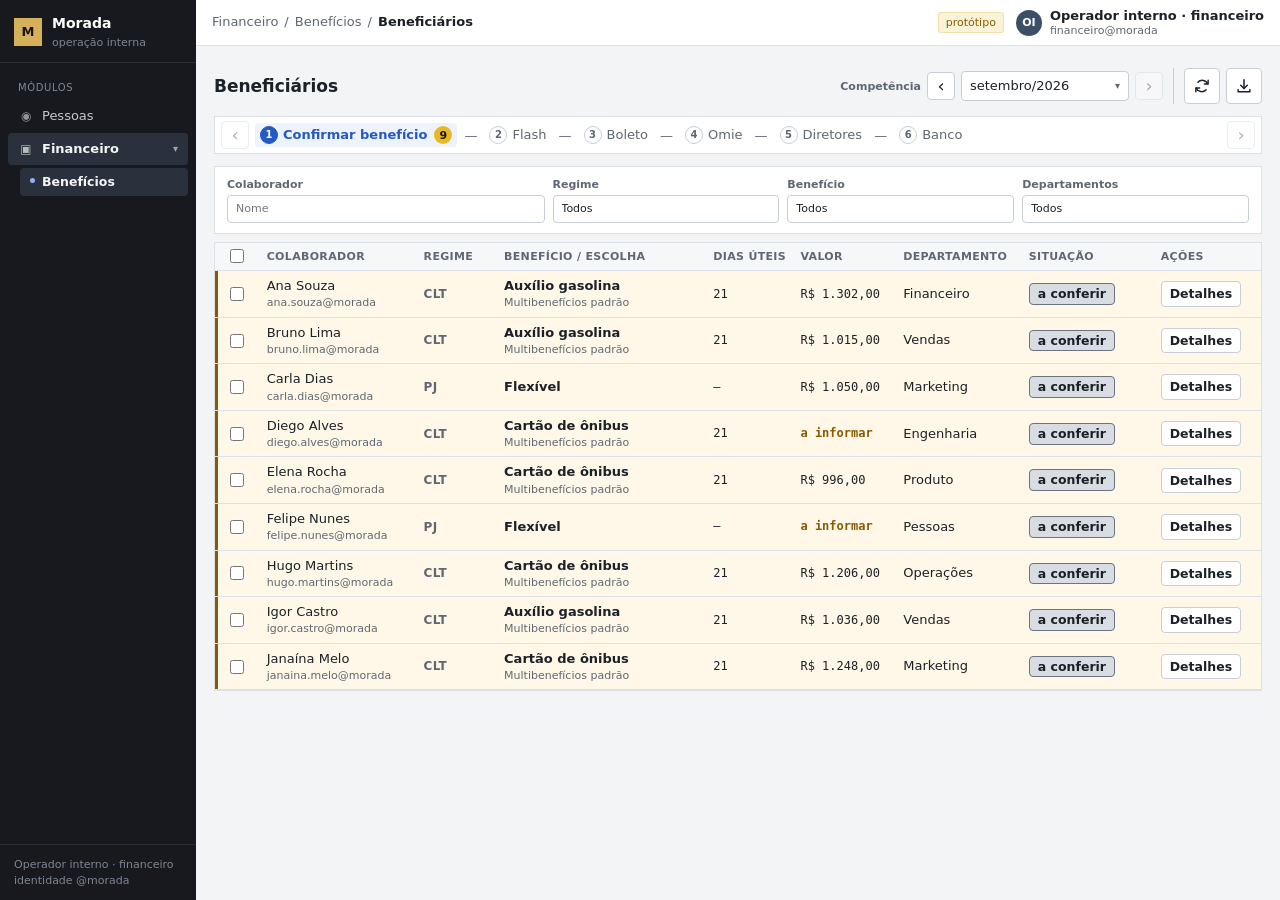
<file: proto/backoffice/index.html>
<!DOCTYPE html>
<html lang="pt-BR">
<head>
  <meta charset="utf-8" />
  <meta name="viewport" content="width=device-width, initial-scale=1" />
  <title>Morada · Benefícios</title>
  <link rel="stylesheet" href="css/app.css" />
</head>
<body>
  <!--
    Protótipo throwaway. P-codes só em comentário de seed.
    Valores em R$ não vêm da entrevista. UI mostra semente da planilha (PREMISSA DE PROTÓTIPO — docs/proto-semente.md); "a informar" só em cadastro incompleto.
    Lista: uma linha por colaborador **ativo a conferir** (ainda não na parcial Flash desta competência). CLT: coluna Benefício / escolha = ônibus XOR auxílio gasolina (ambos Flash);
    subtexto Multibenefícios padrão sem cifra. Valor da lista = soma Multibenefícios + escolha (a informar se faltar peça).
    Discriminado só no Detalhe. PJ: Flexível (sem subtexto).
    Sem chips no benefício. Nomes Flash (P07) não entram na lista nem no detalhe.
    Barra de lote só com seleção ≥ 1; um botão: Marcar como conferidos (abre o resumo Flash). Confirmar envio dispara o provedor. Sem Omie na barra. D22/D26: parcial caminha junta; Banco lista todas.

    Captura (servir proto/backoffice em 127.0.0.1:8765). ?demo= pinta ciclo.parciais + passo; cifras = proto-semente.
    http://127.0.0.1:8765/index.html?demo=lista#/financeiro/beneficios
    http://127.0.0.1:8765/index.html?demo=flash#/financeiro/beneficios/flash
    http://127.0.0.1:8765/index.html?demo=boleto#/financeiro/beneficios/retorno
    http://127.0.0.1:8765/index.html?demo=omie#/financeiro/beneficios/omie
    http://127.0.0.1:8765/index.html?demo=diretores#/financeiro/beneficios/diretores
    http://127.0.0.1:8765/index.html?demo=banco#/financeiro/beneficios/banco
    Extra: demo=boleto-falha | demo=boleto-espera. Detalhe: na lista, Detalhes em Ana Souza.
  -->
  <div class="app" id="app"></div>
  <script src="js/data.js"></script>
  <script src="js/app.js"></script>
</body>
</html>
</file>
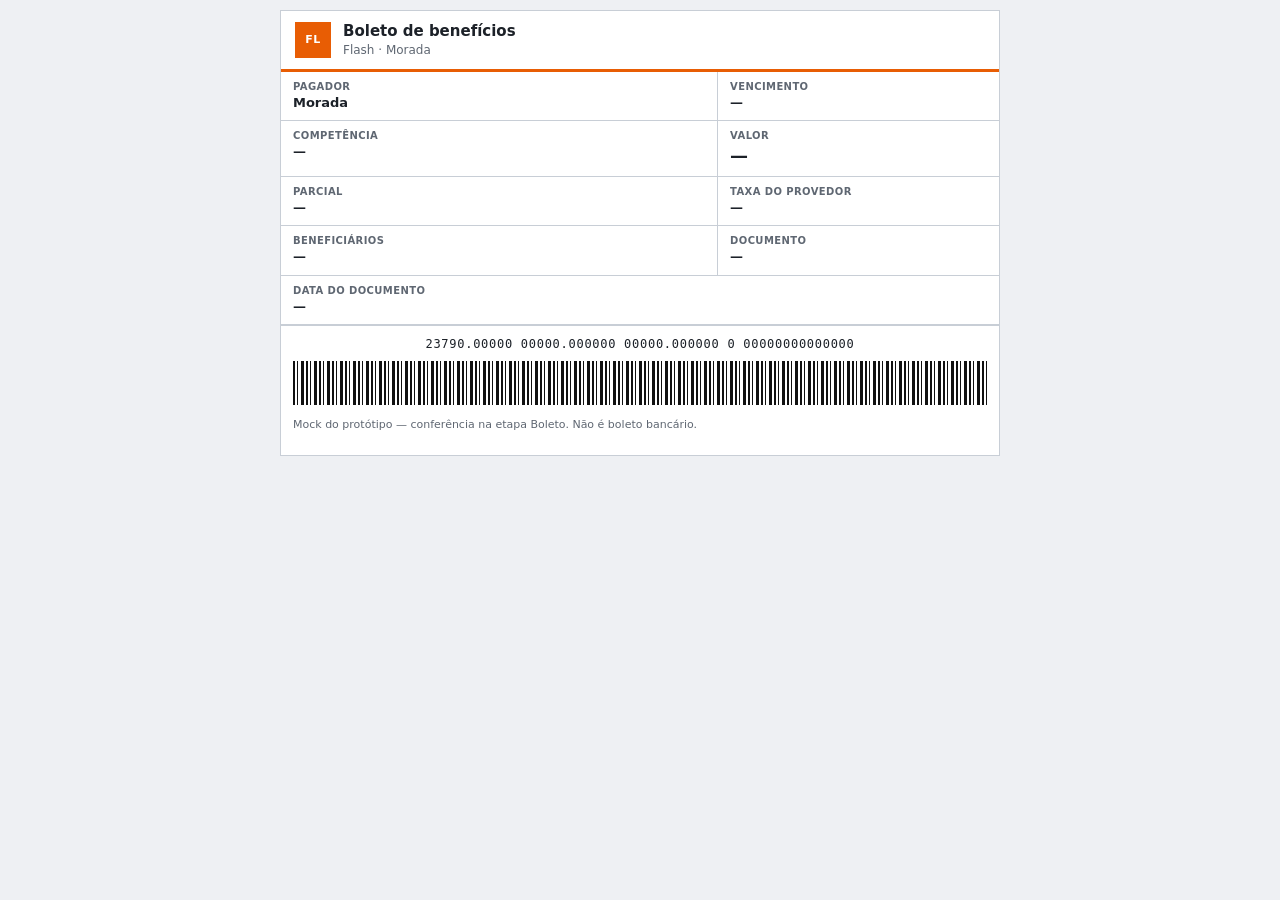
<file: proto/backoffice/boleto-preview.html>
<!DOCTYPE html>
<html lang="pt-BR">
<head>
  <meta charset="utf-8" />
  <meta name="viewport" content="width=device-width, initial-scale=1" />
  <title>Boleto · Flash</title>
  <style>
    :root {
      --ink: #1c2128;
      --muted: #5f6772;
      --line: #c8ced6;
      --flash: #e85d04;
      --paper: #fff;
    }
    * { box-sizing: border-box; }
    html, body { margin: 0; background: #eef0f3; overflow: hidden; }
    body {
      font: 13px/1.4 ui-sans-serif, system-ui, "Segoe UI", Roboto, Arial, sans-serif;
      color: var(--ink);
      padding: 10px 12px;
    }
    .slip {
      max-width: 720px;
      margin: 0 auto;
      background: var(--paper);
      border: 1px solid var(--line);
    }
    .head {
      display: flex;
      align-items: center;
      gap: 12px;
      padding: 10px 14px;
      border-bottom: 3px solid var(--flash);
    }
    .mark {
      width: 36px; height: 36px;
      background: var(--flash);
      color: #fff;
      font-weight: 800;
      font-size: 11px;
      letter-spacing: .04em;
      display: grid;
      place-items: center;
    }
    .head h1 { margin: 0; font-size: 15px; font-weight: 700; }
    .head p { margin: 0; color: var(--muted); font-size: 12px; }
    .grid {
      display: grid;
      grid-template-columns: 1.4fr .9fr;
      border-bottom: 1px solid var(--line);
    }
    .cell {
      padding: 8px 12px;
      border-right: 1px solid var(--line);
      border-bottom: 1px solid var(--line);
    }
    .cell:nth-child(2n) { border-right: 0; }
    .cell.span { grid-column: 1 / -1; border-right: 0; }
    .k {
      display: block;
      font-size: 10px;
      text-transform: uppercase;
      letter-spacing: .04em;
      color: var(--muted);
      font-weight: 600;
    }
    .v { font-weight: 650; }
    .v.valor { font-size: 18px; font-variant-numeric: tabular-nums; }
    .v.taxa { font-variant-numeric: tabular-nums; }
    .v.taxa b { font-weight: 800; }
    .linha {
      padding: 10px 12px 8px;
      font-family: ui-monospace, "SF Mono", Menlo, Consolas, monospace;
      font-size: 12px;
      letter-spacing: .06em;
      text-align: center;
    }
    .barra {
      height: 44px;
      margin: 0 12px 12px;
      background: repeating-linear-gradient(
        90deg,
        #111 0 2px,
        transparent 2px 4px,
        #111 4px 5px,
        transparent 5px 8px,
        #111 8px 11px,
        transparent 11px 13px
      );
    }
    .rodape {
      padding: 0 12px 12px;
      font-size: 11px;
      color: var(--muted);
    }
  </style>
</head>
<body>
  <article class="slip">
    <header class="head">
      <div class="mark" aria-hidden="true">FL</div>
      <div>
        <h1>Boleto de benefícios</h1>
        <p>Flash · Morada</p>
      </div>
    </header>
    <div class="grid">
      <div class="cell"><span class="k">Pagador</span><span class="v">Morada</span></div>
      <div class="cell"><span class="k">Vencimento</span><span class="v" id="vencimento">—</span></div>
      <div class="cell"><span class="k">Competência</span><span class="v" id="competencia">—</span></div>
      <div class="cell"><span class="k">Valor</span><span class="v valor" id="valor">—</span></div>
      <div class="cell"><span class="k">Parcial</span><span class="v" id="parcial">—</span></div>
      <div class="cell"><span class="k">Taxa do provedor</span><span class="v taxa" id="taxa">—</span></div>
      <div class="cell"><span class="k">Beneficiários</span><span class="v" id="pessoas">—</span></div>
      <div class="cell"><span class="k">Documento</span><span class="v" id="documento">—</span></div>
      <div class="cell span"><span class="k">Data do documento</span><span class="v" id="emissao">—</span></div>
    </div>
    <div class="linha" id="linha">23790.00000 00000.000000 00000.000000 0 00000000000000</div>
    <div class="barra" aria-hidden="true"></div>
    <p class="rodape">Mock do protótipo — conferência na etapa Boleto. Não é boleto bancário.</p>
  </article>
  <script>
    const q = new URLSearchParams(location.search);
    const set = (id, v) => { const el = document.getElementById(id); if (el) el.textContent = v || "—"; };
    const n = q.get("pessoas");
    const nNum = Number(n);
    const pessoasTxt = n == null || n === ""
      ? "—"
      : (nNum === 1 ? "1 pessoa" : `${n} pessoas`);
    set("valor", q.get("valor"));
    set("competencia", q.get("competencia"));
    set("parcial", q.get("parcial"));
    set("pessoas", pessoasTxt);
    set("vencimento", q.get("vencimento"));
    set("documento", q.get("documento"));
    set("emissao", q.get("emissao"));
    const flash = q.get("flash");
    const omie = q.get("omie");
    const visivel = q.get("visivel");
    const taxaEl = document.getElementById("taxa");
    if (taxaEl) {
      if (flash && omie && visivel) {
        taxaEl.replaceChildren(
          document.createTextNode("(" + flash + " + " + omie + ") "),
          Object.assign(document.createElement("b"), { textContent: visivel })
        );
      } else {
        taxaEl.textContent = visivel || "—";
      }
    }
    const linha = q.get("linha");
    if (linha) document.getElementById("linha").textContent = linha;
  </script>
</body>
</html>
</file>
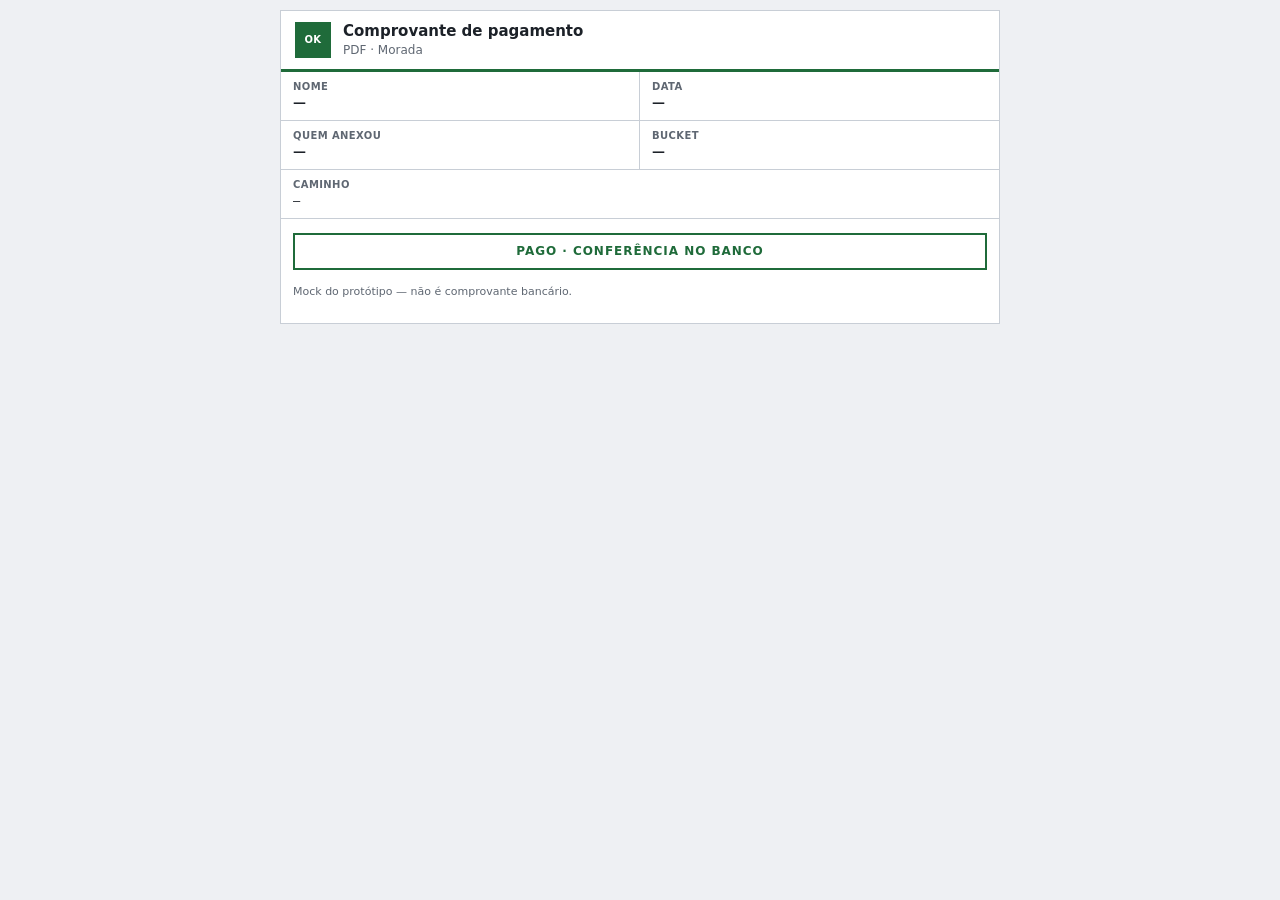
<file: proto/backoffice/comprovante-preview.html>
<!DOCTYPE html>
<html lang="pt-BR">
<head>
  <meta charset="utf-8" />
  <meta name="viewport" content="width=device-width, initial-scale=1" />
  <title>Comprovante</title>
  <style>
    :root {
      --ink: #1c2128;
      --muted: #5f6772;
      --line: #c8ced6;
      --ok: #1f6b3a;
      --paper: #fff;
    }
    * { box-sizing: border-box; }
    html, body { margin: 0; background: #eef0f3; overflow: hidden; }
    body {
      font: 13px/1.4 ui-sans-serif, system-ui, "Segoe UI", Roboto, Arial, sans-serif;
      color: var(--ink);
      padding: 10px 12px;
    }
    .slip {
      max-width: 720px;
      margin: 0 auto;
      background: var(--paper);
      border: 1px solid var(--line);
    }
    .head {
      display: flex;
      align-items: center;
      gap: 12px;
      padding: 10px 14px;
      border-bottom: 3px solid var(--ok);
    }
    .mark {
      width: 36px; height: 36px;
      background: var(--ok);
      color: #fff;
      font-weight: 800;
      font-size: 10px;
      letter-spacing: .04em;
      display: grid;
      place-items: center;
    }
    .head h1 { margin: 0; font-size: 15px; font-weight: 700; }
    .head p { margin: 0; color: var(--muted); font-size: 12px; }
    .grid {
      display: grid;
      grid-template-columns: 1fr 1fr;
    }
    .cell {
      padding: 8px 12px;
      border-right: 1px solid var(--line);
      border-bottom: 1px solid var(--line);
    }
    .cell:nth-child(2n) { border-right: 0; }
    .cell.span { grid-column: 1 / -1; border-right: 0; }
    .k {
      display: block;
      font-size: 10px;
      text-transform: uppercase;
      letter-spacing: .04em;
      color: var(--muted);
      font-weight: 600;
    }
    .v { font-weight: 650; word-break: break-word; }
    .v.path { font-family: ui-monospace, "SF Mono", Menlo, Consolas, monospace; font-size: 12px; font-weight: 500; }
    .stamp {
      margin: 14px 12px;
      border: 2px solid var(--ok);
      color: var(--ok);
      font-weight: 800;
      letter-spacing: .08em;
      text-transform: uppercase;
      font-size: 12px;
      padding: 8px 12px;
      text-align: center;
    }
    .rodape {
      padding: 0 12px 12px;
      font-size: 11px;
      color: var(--muted);
    }
  </style>
</head>
<body>
  <article class="slip">
    <header class="head">
      <div class="mark" aria-hidden="true">OK</div>
      <div>
        <h1>Comprovante de pagamento</h1>
        <p id="tipo">Mock · Morada</p>
      </div>
    </header>
    <div class="grid">
      <div class="cell"><span class="k">Nome</span><span class="v" id="nome">—</span></div>
      <div class="cell"><span class="k">Data</span><span class="v" id="data">—</span></div>
      <div class="cell"><span class="k">Quem anexou</span><span class="v" id="ator">—</span></div>
      <div class="cell"><span class="k">Bucket</span><span class="v" id="bucket">—</span></div>
      <div class="cell span"><span class="k">Caminho</span><span class="v path" id="caminho">—</span></div>
    </div>
    <div class="stamp">Pago · conferência no Banco</div>
    <p class="rodape">Mock do protótipo — não é comprovante bancário.</p>
  </article>
  <script>
    const q = new URLSearchParams(location.search);
    const set = (id, v) => { const el = document.getElementById(id); if (el) el.textContent = v || "—"; };
    set("nome", q.get("nome"));
    set("data", q.get("data"));
    set("ator", q.get("ator"));
    set("bucket", q.get("bucket"));
    set("caminho", q.get("caminho"));
    const nome = q.get("nome") || "";
    const tipoEl = document.getElementById("tipo");
    if (tipoEl) {
      const img = /\.(png|jpe?g|webp|gif)$/i.test(nome);
      tipoEl.textContent = img ? "Imagem · Morada" : "PDF · Morada";
    }
  </script>
</body>
</html>
</file>
<file: proto/backoffice/css/app.css>
/* Protótipo throwaway — operação interna Morada. */
:root {
  --sidebar: #17191e;
  --sidebar-2: #22252c;
  --sidebar-text: #c3c8d1;
  --sidebar-muted: #7e8694;
  --sidebar-active: #f4f5f7;
  --accent: #2458c5;
  --accent-soft: #eef3fb;
  --ok: #1b7a3a;
  --ok-bg: #e5f6ea;
  --warn: #8a5a00;
  --warn-bg: #fbf3d8;
  --danger: #b42318;
  --danger-bg: #fdecea;
  --info: #175cd3;
  --info-bg: #eaf2ff;
  --neutral: #5c6570;
  --neutral-bg: #eef0f3;
  --bg: #f3f4f6;
  --surface: #fff;
  --line: #dde1e7;
  --line-strong: #c8ced6;
  --text: #1c2128;
  --muted: #5f6772;
  --topbar-h: 46px;
  --sidebar-w: 196px;
  --mono: ui-monospace, "SF Mono", Menlo, Consolas, monospace;
  --sans: ui-sans-serif, system-ui, "Segoe UI", Roboto, "Helvetica Neue", Arial, sans-serif;
}

* { box-sizing: border-box; }
html, body { margin: 0; height: 100%; }
body {
  font-family: var(--sans);
  font-size: 13px;
  color: var(--text);
  background: var(--bg);
  line-height: 1.4;
}

a { color: inherit; text-decoration: none; }
button, select, input, textarea { font: inherit; color: var(--text); }
button, select, .btn, .ciclo-seta {
  -webkit-appearance: none;
  appearance: none;
  color-scheme: light;
}
button { cursor: pointer; color: var(--text); background: var(--surface); }

.app {
  display: grid;
  grid-template-columns: var(--sidebar-w) 1fr;
  min-height: 100vh;
}

.sidebar {
  background: var(--sidebar);
  color: var(--sidebar-text);
  display: flex;
  flex-direction: column;
  position: sticky;
  top: 0;
  height: 100vh;
}
.brand {
  display: flex;
  gap: 10px;
  align-items: center;
  padding: 14px 14px 12px;
  border-bottom: 1px solid #2a2e36;
}
.brand-mark {
  width: 28px; height: 28px;
  background: #d4b15a;
  color: #1a1408;
  font-weight: 700;
  display: grid;
  place-items: center;
  font-size: 13px;
}
.brand-name { color: #fff; font-weight: 650; font-size: 14px; }
.brand-sub { font-size: 11px; color: var(--sidebar-muted); margin-top: 1px; }

.nav { padding: 10px 8px; display: flex; flex-direction: column; gap: 1px; }
.nav-label {
  font-size: 10px;
  letter-spacing: .06em;
  text-transform: uppercase;
  color: var(--sidebar-muted);
  padding: 8px 10px 4px;
}
.nav a, .nav .nav-parent {
  display: flex;
  align-items: center;
  gap: 8px;
  padding: 7px 10px;
  border-radius: 4px;
  color: var(--sidebar-text);
}
.nav a:hover, .nav .nav-parent:hover { background: var(--sidebar-2); color: #fff; }
.nav a.active, .nav .nav-parent.open { background: #2a313c; color: var(--sidebar-active); font-weight: 600; }
.nav .ico { width: 16px; text-align: center; opacity: .7; font-size: 12px; }
.nav-parent { cursor: default; }
.nav-caret { margin-left: auto; font-size: 10px; opacity: .6; }
.nav-sub {
  display: flex;
  flex-direction: column;
  gap: 1px;
  padding: 2px 0 6px 12px;
}
.nav-sub a {
  padding: 5px 10px 5px 22px;
  font-size: 12.5px;
  position: relative;
}
.nav-sub a::before {
  content: "";
  position: absolute;
  left: 10px;
  top: 10px;
  width: 5px;
  height: 5px;
  border-radius: 50%;
  background: #4a5160;
}
.nav-sub a.active::before { background: #8eb4f8; }
.nav-sub a.active { font-weight: 600; }

.sidebar-foot {
  margin-top: auto;
  padding: 12px 14px;
  border-top: 1px solid #2a2e36;
  font-size: 11px;
  color: var(--sidebar-muted);
}

.main { min-width: 0; display: flex; flex-direction: column; min-height: 100vh; overflow: visible; }

.topbar {
  height: var(--topbar-h);
  background: var(--surface);
  border-bottom: 1px solid var(--line);
  display: flex;
  align-items: center;
  justify-content: space-between;
  padding: 0 16px;
  position: sticky;
  top: 0;
  z-index: 20;
}
.crumbs { color: var(--muted); display: flex; gap: 6px; align-items: center; flex-wrap: wrap; }
.crumbs b { color: var(--text); font-weight: 600; }
.crumbs a:hover { text-decoration: underline; }
.top-right { display: flex; align-items: center; gap: 12px; }
.env {
  font-size: 11px;
  color: var(--warn);
  background: var(--warn-bg);
  border: 1px solid #d4a72c44;
  padding: 2px 7px;
  border-radius: 3px;
}
.user { display: flex; align-items: center; gap: 8px; }
.avatar {
  width: 26px; height: 26px; border-radius: 50%;
  background: #3d4f66; color: #fff;
  display: grid; place-items: center;
  font-size: 11px; font-weight: 650;
}
.user-meta { line-height: 1.2; }
.user-meta .name { font-weight: 600; }
.user-meta .mail { color: var(--muted); font-size: 11px; }

.content { padding: 16px 18px 40px; overflow: visible; }

.page-head {
  display: flex;
  align-items: center;
  justify-content: space-between;
  gap: 16px;
  margin-bottom: 12px;
  position: relative;
  z-index: 8;
  overflow: visible;
}
.page-head + .ciclo-wizard {
  margin-top: -4px;
}
.page-head h1 { font-size: 17px; margin: 0; font-weight: 650; line-height: 1.2; }
.page-head p { margin: 4px 0 0; color: var(--muted); max-width: 68ch; }
.actions { display: flex; gap: 8px; flex-wrap: wrap; justify-content: flex-end; align-items: center; }
.page-head-lista {
  display: flex;
  align-items: center;
  justify-content: space-between;
  gap: 12px;
  min-height: 48px;
  padding: 6px 0;
  margin-bottom: 10px;
  overflow: visible;
}
.page-head-lista h1 { flex: 0 1 auto; }
.page-head-comp {
  margin-left: auto;
  display: flex;
  align-items: center;
  gap: 10px;
  overflow: visible;
}
.page-head-planilha {
  display: flex;
  align-items: center;
  gap: 6px;
  padding-left: 10px;
  border-left: 1px solid var(--line-strong);
  overflow: visible;
  position: relative;
  z-index: 2;
}
.icon-tip {
  position: relative;
  display: inline-flex;
  align-items: center;
  overflow: visible;
  z-index: 2;
}
.icon-tip:hover,
.icon-tip:focus-within {
  z-index: 12;
}
.icon-btn {
  flex: 0 0 36px;
  width: 36px;
  height: 36px;
  display: grid;
  place-items: center;
  padding: 0;
  line-height: 0;
  border: 1px solid var(--line-strong);
  border-radius: 4px;
  background: var(--surface);
  color: var(--text);
  opacity: 1;
  visibility: visible;
}
.icon-btn .ico { width: 18px; height: 18px; display: block; }
.icon-btn:hover, .icon-btn:focus, .icon-btn:focus-visible, .icon-btn:active {
  color: var(--text);
  background: #e8eaed;
  border-color: var(--line-strong);
  opacity: 1;
  visibility: visible;
  outline: 2px solid var(--accent);
  outline-offset: 1px;
}
.icon-btn:disabled, .icon-btn:disabled:hover, .icon-btn:disabled:focus {
  color: var(--text);
  background: var(--surface);
  opacity: .45;
  cursor: not-allowed;
  outline: none;
}
.icon-tip:hover::after,
.icon-tip:focus-within::after {
  content: attr(data-tip);
  position: absolute;
  top: calc(100% + 8px);
  bottom: auto;
  left: 50%;
  transform: translateX(-50%);
  z-index: 30;
  padding: 4px 8px;
  border-radius: 4px;
  background: var(--text);
  color: #fff;
  font-size: 11px;
  font-weight: 600;
  line-height: 1.25;
  white-space: nowrap;
  pointer-events: none;
  box-shadow: 0 2px 8px rgba(15, 18, 24, .2);
}
.page-head-planilha .icon-tip:last-child:hover::after,
.page-head-planilha .icon-tip:last-child:focus-within::after {
  left: auto;
  right: 0;
  transform: none;
}

.btn {
  border: 1px solid var(--line-strong);
  background: var(--surface);
  padding: 5px 10px;
  border-radius: 4px;
  color: var(--text);
  opacity: 1;
  visibility: visible;
}
.btn:hover, .btn:focus, .btn:focus-visible, .btn:active {
  color: var(--text);
  background: #e8eaed;
  border-color: var(--line-strong);
  opacity: 1;
  visibility: visible;
  outline: 2px solid var(--accent);
  outline-offset: 1px;
}
.btn:disabled, .btn:disabled:hover, .btn:disabled:focus {
  color: var(--text);
  background: var(--surface);
  opacity: .45;
  cursor: not-allowed;
  outline: none;
}
.btn-primary { background: var(--accent); border-color: var(--accent); color: #fff; }
.btn-primary:hover, .btn-primary:focus, .btn-primary:focus-visible, .btn-primary:active {
  color: #fff;
  background: #1d4aab;
  border-color: #1d4aab;
  filter: none;
}
.btn-sm { padding: 2px 7px; font-size: 12px; }

.ciclo-wizard {
  margin-top: 0;
  margin-bottom: 12px;
  position: relative;
  z-index: 1;
}
.ciclo-bar {
  display: flex;
  align-items: center;
  gap: 6px;
  background: var(--surface);
  border: 1px solid var(--line);
  padding: 4px 6px;
  overflow-x: auto;
}
.ciclo-seta {
  flex: 0 0 28px;
  width: 28px;
  height: 28px;
  display: grid;
  place-items: center;
  border: 1px solid var(--line-strong);
  border-radius: 4px;
  background: var(--surface);
  color: var(--text);
  font-size: 18px;
  line-height: 1;
  opacity: 1;
  visibility: visible;
  text-decoration: none;
}
.ciclo-seta:hover, .ciclo-seta:focus, .ciclo-seta:focus-visible, .ciclo-seta:active,
a.ciclo-seta:hover, a.ciclo-seta:focus, a.ciclo-seta:focus-visible {
  color: var(--text);
  background: #e8eaed;
  border-color: var(--line-strong);
  opacity: 1;
  visibility: visible;
  outline: 2px solid var(--accent);
  outline-offset: 1px;
  text-decoration: none;
}
.ciclo-seta.is-off, .ciclo-seta.is-off:hover, .ciclo-seta.is-off:focus {
  color: var(--text);
  background: var(--surface);
  opacity: .35;
  pointer-events: none;
  outline: none;
}
.ciclo-etapas {
  display: flex;
  align-items: center;
  flex: 1 1 auto;
  min-width: 0;
  margin: 0;
  padding: 0;
  list-style: none;
}
.ciclo-etapas li::marker { content: none; display: none; }
.ciclo-etapas li {
  display: flex;
  align-items: center;
  flex: 0 1 auto;
  min-width: 0;
}
.ciclo-etapas li:not(:last-child)::after {
  content: "—";
  color: var(--muted);
  padding: 0 7px;
  font-size: 13px;
  line-height: 1;
}
.ciclo-etapas li.feito:not(:last-child)::after { color: var(--ok); opacity: .55; }
.ciclo-etapas a {
  display: inline-flex;
  align-items: center;
  gap: 5px;
  min-width: 0;
  padding: 3px 5px;
  border-radius: 4px;
  color: var(--muted);
  font-size: 13px;
  line-height: 1.2;
  white-space: nowrap;
}
.ciclo-etapas a:hover, .ciclo-etapas a:focus, .ciclo-etapas a:focus-visible {
  color: var(--text);
  background: #e8eaed;
  outline: 2px solid var(--accent);
  outline-offset: 1px;
}
.ciclo-etapas li.atual a:hover, .ciclo-etapas li.atual a:focus-visible {
  color: var(--accent);
  background: var(--accent-soft);
}
.ciclo-etapas li.feito a:hover, .ciclo-etapas li.feito a:focus-visible {
  color: var(--ok);
}
.ciclo-etapas .n {
  flex: 0 0 18px;
  width: 18px;
  height: 18px;
  border-radius: 50%;
  border: 1px solid var(--line-strong);
  display: grid;
  place-items: center;
  font-size: 10px;
  font-weight: 650;
  font-variant-numeric: tabular-nums;
}
.ciclo-etapas .rotulo { font-weight: 500; }
.ciclo-etapas li.atual a {
  color: var(--accent);
  background: var(--accent-soft);
  font-weight: 650;
}
.ciclo-etapas li.atual .n {
  background: var(--accent);
  border-color: var(--accent);
  color: #fff;
}
.ciclo-etapas li.atual .rotulo { font-weight: 650; }
.ciclo-etapas li.feito a { color: var(--ok); }
.ciclo-etapas li.feito .n {
  background: var(--ok-bg);
  border-color: var(--ok);
  color: var(--ok);
  font-size: 11px;
}
.ciclo-etapas li.futuro .rotulo { font-weight: 400; color: var(--muted); }
.ciclo-count {
  display: inline-grid;
  place-items: center;
  min-width: 18px;
  height: 18px;
  margin-left: 2px;
  padding: 0 5px;
  border-radius: 9px;
  background: #e8b923;
  color: #1a1408;
  font-size: 11px;
  font-weight: 700;
  font-variant-numeric: tabular-nums;
  line-height: 1;
}

.meta-row {
  display: flex;
  gap: 20px;
  flex-wrap: wrap;
  margin-bottom: 12px;
  font-size: 12px;
}
.meta-row div b { display: block; color: var(--muted); font-weight: 500; font-size: 11px; }
.gate {
  font-weight: 650;
}
.gate-ok { color: var(--ok); }
.gate-no { color: var(--warn); }

.kpis {
  display: grid;
  grid-template-columns: repeat(auto-fit, minmax(140px, 1fr));
  gap: 8px;
  margin-bottom: 12px;
}
.kpi {
  background: var(--surface);
  border: 1px solid var(--line);
  padding: 10px 12px;
}
.kpi .lbl { color: var(--muted); font-size: 11px; }
.kpi .val { font-size: 18px; font-weight: 650; margin-top: 2px; }
.kpi .hint { color: var(--muted); font-size: 11px; margin-top: 2px; }

.card {
  background: var(--surface);
  border: 1px solid var(--line);
}
.card h2 {
  margin: 0;
  font-size: 13px;
  font-weight: 650;
  padding: 10px 12px;
  border-bottom: 1px solid var(--line);
  display: flex;
  justify-content: space-between;
  align-items: center;
  gap: 8px;
}
.card .body { padding: 10px 12px; }

.chip {
  display: inline-flex;
  align-items: center;
  font-size: 12.5px;
  font-weight: 650;
  line-height: 1.25;
  padding: 2px 8px;
  border-radius: 4px;
  border: 1px solid;
  white-space: nowrap;
  max-width: none;
}
.chip-a-conferir, .chip-a_conferir { background: #d8dce3; color: #1a1f26; border-color: #6b7380; }
.chip-conferida { background: #b6e0c2; color: #0a4d22; border-color: #157a38; }

.filtros {
  display: grid;
  grid-template-columns: 1.4fr repeat(3, minmax(110px, 1fr));
  gap: 8px;
  align-items: end;
  background: var(--surface);
  border: 1px solid var(--line);
  padding: 10px 12px;
  margin-bottom: 8px;
}
.filtros label {
  display: grid;
  gap: 3px;
  font-size: 11px;
  font-weight: 600;
  color: var(--muted);
}
.filtros input, .filtros select,
.comp-atual {
  width: 100%;
  border: 1px solid var(--line-strong);
  background: #fff;
  padding: 5px 8px;
  border-radius: 4px;
  color: var(--text);
  font-weight: 400;
}
.filtros input:hover, .filtros input:focus, .filtros input:focus-visible,
.filtros select:hover, .filtros select:focus, .filtros select:focus-visible,
.comp-atual:hover, .comp-atual:focus, .comp-atual:focus-visible {
  color: var(--text);
  background: #eef0f3;
  outline: 2px solid var(--accent);
  outline-offset: 1px;
}
.filtros .chk {
  display: flex;
  align-items: center;
  gap: 6px;
  padding-bottom: 6px;
  font-weight: 600;
  color: var(--text);
  white-space: nowrap;
}
.filtros .chk input { width: auto; }

.bulk {
  display: flex;
  align-items: center;
  justify-content: space-between;
  gap: 8px;
  flex-wrap: wrap;
  background: var(--accent-soft);
  border: 1px solid #c9d9f2;
  padding: 8px 12px;
  margin-bottom: 8px;
}
.bulk .count { font-weight: 650; }
.bulk .chk {
  display: flex;
  align-items: center;
  gap: 6px;
  font-weight: 600;
  color: var(--text);
  white-space: nowrap;
}
.bulk .chk input { width: auto; }
.bulk-acoes {
  display: flex;
  align-items: center;
  gap: 8px;
  margin-left: auto;
  white-space: nowrap;
}
.bulk-flash {
  font-size: 12px;
  color: var(--muted);
  font-weight: 500;
}

.carga {
  display: flex;
  align-items: center;
  gap: 8px;
  flex-wrap: wrap;
  background: var(--surface);
  border: 1px solid var(--line);
  padding: 8px 12px;
  margin-bottom: 8px;
}
.carga .lbl { font-weight: 650; margin-right: 4px; }
.carga .hint { color: var(--muted); font-size: 11px; flex: 1 0 100%; margin-top: 2px; }

.table-wrap { overflow: auto; border: 1px solid var(--line); background: var(--surface); }
table { width: 100%; border-collapse: collapse; font-size: 13px; table-layout: fixed; }
col.col-check { width: 40px; }
col.col-pessoa { width: 15%; }
col.col-regime { width: 72px; }
col.col-beneficio { width: 20%; }
col.col-dias { width: 78px; }
col.col-valor { width: 92px; }
col.col-dept { width: 12%; }
col.col-sit { width: 118px; }
col.col-acoes { width: 96px; }
td.check, th.check {
  text-align: center;
  vertical-align: middle;
  overflow: visible;
  padding-left: 10px;
  padding-right: 10px;
}
th.check { text-transform: none; }
th.check input,
td.check input {
  display: block;
  margin: 0 auto;
  width: 14px;
  height: 14px;
  cursor: pointer;
  accent-color: var(--accent);
}
td.sit, th.sit, td.acoes, th.acoes { overflow: visible; }
td.beneficio { white-space: normal; overflow: visible; }
.beneficio-nome { font-weight: 650; }
.regime-txt { font-weight: 650; font-size: 12px; color: var(--muted); letter-spacing: .02em; }
td.acoes, th.acoes { white-space: nowrap; }
tr.row-sel td { background: #eef4fc; }
th, td {
  text-align: left;
  padding: 6px 7px;
  border-bottom: 1px solid var(--line);
  vertical-align: middle;
  overflow: hidden;
}
th {
  background: #f6f7f9;
  font-weight: 600;
  color: var(--muted);
  font-size: 11px;
  text-transform: uppercase;
  letter-spacing: .03em;
  position: sticky;
  top: 0;
  z-index: 1;
}
tr:hover td { background: #f8fafc; }
tr.group-start td { border-top: 1px solid #cfd5dd; }
tr.row-onibus td { background: #fffaf0; }
.comp-nav {
  display: flex;
  align-items: center;
  gap: 6px;
}
.comp-sel {
  display: flex;
  flex-direction: column;
  gap: 0;
  position: relative;
}
.comp-lbl {
  font-weight: 600;
  font-size: 11px;
  color: var(--muted);
  line-height: 1;
  white-space: nowrap;
}
.comp-atual {
  min-width: 168px;
  width: auto;
  font-weight: 500;
  text-align: left;
  display: inline-flex;
  align-items: center;
  justify-content: space-between;
  gap: 8px;
}
.comp-atual[aria-expanded="true"] {
  background: #eef0f3;
  outline: 2px solid var(--accent);
  outline-offset: 1px;
}
.comp-rotulo { flex: 1; }
.comp-caret {
  font-size: 10px;
  color: var(--muted);
  line-height: 1;
}
.comp-popover {
  position: absolute;
  top: calc(100% + 4px);
  right: 0;
  width: 292px;
  z-index: 40;
  background: #fff;
  border: 1px solid var(--line-strong);
  box-shadow: 0 8px 24px rgba(15, 18, 24, .14);
  border-radius: 4px;
  padding: 10px 12px 12px;
  display: grid;
  gap: 8px;
  color: var(--text);
}
.comp-pop-nav {
  display: flex;
  align-items: center;
  justify-content: space-between;
  gap: 8px;
}
.comp-pop-nav strong {
  font-size: 13px;
  font-weight: 650;
  text-align: center;
  flex: 1;
}
.comp-pop-nav .ciclo-seta { width: 26px; height: 26px; flex: 0 0 26px; font-size: 16px; }
.comp-meses {
  display: flex;
  gap: 4px;
}
.comp-mes {
  flex: 1;
  font-size: 11px;
  padding: 4px 6px;
  border: 1px solid var(--line);
  background: #fff;
  border-radius: 4px;
  color: var(--text);
}
.comp-mes:hover, .comp-mes:focus-visible {
  background: #eef0f3;
  outline: 2px solid var(--accent);
  outline-offset: 1px;
}
.comp-mes.is-on {
  border-color: var(--accent);
  background: var(--accent-soft);
  font-weight: 650;
}
.comp-mes.is-fechada:not(.is-on) { color: var(--muted); }
.comp-popover .cal-grid { gap: 3px; }
.comp-popover .cal-dia { font-size: 12px; }
tr.row-excecao td { background: #fff8e8; }
tr.row-excecao td:first-child { box-shadow: inset 3px 0 0 var(--warn); }
.sub { color: var(--muted); font-size: 11px; }
.num { font-variant-numeric: tabular-nums; font-family: var(--mono); font-size: 12px; white-space: nowrap; }
.val-ph { color: var(--warn); font-weight: 600; }
.row-actions {
  display: inline-flex;
  gap: 4px;
  align-items: center;
  flex-wrap: nowrap;
  opacity: 1;
  visibility: visible;
}
tr:hover .row-actions,
tr.row-sel .row-actions {
  opacity: 1;
  visibility: visible;
}
.row-actions .btn-sm { font-size: 12.5px; font-weight: 650; padding: 3px 8px; }
.detalhe-hint {
  margin: 0 16px 12px;
  font-size: 12px;
  color: var(--muted);
}

.totals {
  display: grid;
  grid-template-columns: repeat(auto-fit, minmax(280px, 1fr));
  gap: 10px;
  margin-top: 12px;
}
.total-row {
  display: flex;
  justify-content: space-between;
  gap: 12px;
  padding: 7px 0;
  border-bottom: 1px solid var(--line);
}
.total-row:last-child { border-bottom: 0; font-weight: 650; }
.zero { color: var(--muted); font-weight: 400; }

.note {
  font-size: 12px;
  color: var(--muted);
  background: #f6f7f9;
  border: 1px dashed var(--line-strong);
  padding: 8px 10px;
  margin-top: 8px;
}

.espera-flash {
  display: grid;
  place-items: center;
  gap: 10px;
  padding: 48px 20px;
  background: var(--surface);
  border: 1px solid var(--line);
  text-align: center;
}
.espera-flash .pedido-id {
  font-family: var(--mono);
  font-size: 13px;
  color: var(--text);
}
.espera-flash .status {
  font-weight: 650;
  color: var(--text);
}
.espera-flash .sub {
  font-size: 13px;
  color: var(--muted);
  max-width: 36rem;
}
.espera-flash.is-falhou .status {
  color: var(--text);
}
.boleto-frame {
  background: var(--surface);
  border: 1px solid var(--line);
  margin: 0 0 12px;
}
.arq-toolbar {
  display: flex;
  justify-content: flex-end;
  align-items: center;
  gap: 6px;
  padding: 6px 8px;
  border-bottom: 1px solid var(--line);
  background: #f7f8fa;
}
.arq-toolbar .icon-btn {
  flex: 0 0 32px;
  width: 32px;
  height: 32px;
  text-decoration: none;
  color: inherit;
}
.arq-toolbar .icon-tip:last-child:hover::after,
.arq-toolbar .icon-tip:last-child:focus-within::after {
  left: auto;
  right: 0;
  transform: none;
}
.boleto-frame iframe {
  display: block;
  width: 100%;
  height: 440px;
  border: 0;
  background: #eef0f3;
}
.recolhivel-lista {
  display: grid;
  gap: 6px;
  margin-top: 12px;
}
.doc-body .recolhivel-lista { margin-top: 12px; }
.recolhivel-painel .boleto-frame { margin-bottom: 12px; }
.recolhivel-painel .boleto-frame:last-child { margin-bottom: 0; }
.spinner {
  width: 32px;
  height: 32px;
  border: 3px solid var(--line);
  border-top-color: var(--accent);
  border-radius: 50%;
  animation: spin .8s linear infinite;
}
@keyframes spin { to { transform: rotate(360deg); } }

.dept-lista { display: grid; gap: 6px; }
.dept-bloco {
  border: 1px solid var(--line);
  border-radius: 4px;
  background: var(--surface);
  overflow: hidden;
}
.dept-bloco.is-open { border-color: var(--line-strong); }
.dept-btn {
  width: 100%;
  display: flex;
  align-items: center;
  gap: 10px;
  text-align: left;
  background: var(--surface);
  color: var(--text);
  border: 0;
  border-radius: 0;
  padding: 8px 10px;
  opacity: 1;
  visibility: visible;
}
.dept-btn:hover, .dept-btn:focus, .dept-btn:focus-visible, .dept-btn:active {
  color: var(--text);
  background: #e8eaed;
  opacity: 1;
  visibility: visible;
  outline: 2px solid var(--accent);
  outline-offset: -2px;
}
.dept-btn[aria-expanded="true"] {
  color: var(--text);
  background: var(--accent-soft);
  font-weight: 650;
}
.dept-btn[aria-expanded="true"]:hover, .dept-btn[aria-expanded="true"]:focus-visible {
  color: var(--text);
  background: #dce6f6;
}
.dept-bloco.is-zero .dept-btn { color: var(--text); }
.dept-bloco.is-zero .dept-meta,
.dept-bloco.is-zero .dept-soma { color: var(--muted); font-weight: 400; }
.dept-caret {
  flex: 0 0 14px;
  color: var(--muted);
  font-size: 12px;
  line-height: 1;
}
.dept-btn:hover .dept-caret,
.dept-btn[aria-expanded="true"] .dept-caret { color: var(--text); }
.dept-nome {
  flex: 1 1 auto;
  min-width: 0;
  font-weight: 650;
  color: var(--text);
}
.dept-meta {
  flex: 0 1 auto;
  color: var(--muted);
  font-size: 12px;
  white-space: nowrap;
}
.dept-soma {
  flex: 0 0 auto;
  font-variant-numeric: tabular-nums;
  font-family: var(--mono);
  font-size: 12px;
  font-weight: 650;
  color: var(--text);
  white-space: nowrap;
}
.dept-painel {
  border-top: 1px solid var(--line);
  padding: 8px 10px 10px;
  background: #fafbfc;
}
.dept-linhas-wrap { border-color: var(--line); }
.dept-linhas { table-layout: fixed; }
col.col-omie-pessoa { width: 28%; }
col.col-omie-beneficio { width: 52%; }
col.col-omie-valor { width: 20%; }
.dept-linhas th, .dept-linhas td { padding: 5px 7px; }
.omie-disc { white-space: normal; }
.dept-linhas td.omie-soma { font-weight: 700; }
.dept-soma-geral { margin-top: 4px; font-weight: 650; justify-content: flex-end; }

.email-card { max-width: 640px; margin-top: 12px; }
.email-card a.btn { display: inline-block; margin-top: 8px; }

.comprovante {
  background: var(--surface);
  border: 1px solid var(--line);
  margin-top: 12px;
}
.comprovante-head {
  display: flex;
  align-items: center;
  justify-content: space-between;
  gap: 12px;
  padding: 10px 12px;
  border-bottom: 1px solid var(--line);
}
.comprovante-head h2 {
  margin: 0;
  font-size: 13px;
  font-weight: 650;
}
.comprovante .body { padding: 10px 12px 12px; }
.comprovante-dl { margin-bottom: 8px; }
.comprovante .path {
  font-family: var(--mono);
  font-size: 12px;
  word-break: break-all;
}
.comprovante-abrir { margin: 0; }
.comprovante-abrir a {
  color: var(--accent);
  text-decoration: underline;
  font-weight: 600;
}
.empty-inline {
  margin: 0 0 8px;
  color: var(--muted);
}

.doc {
  background: var(--surface);
  border: 1px solid var(--line);
  max-width: 760px;
}
.doc-head {
  padding: 14px 16px;
  border-bottom: 1px solid var(--line);
  background: #f7f8fa;
}
.doc-head .k { color: var(--muted); font-size: 11px; }
.doc-head h2 { margin: 0; font-size: 16px; }
.doc-body { padding: 14px 16px; }
.doc-id { font-family: var(--mono); font-size: 12px; color: var(--muted); }
.pagto-meta {
  display: flex;
  gap: 20px;
  flex-wrap: wrap;
  margin-top: 8px;
  font-size: 12px;
}
.pagto-meta b {
  display: block;
  color: var(--muted);
  font-weight: 500;
  font-size: 11px;
}
.taxa-bloco {
  margin: 0 0 12px;
  background: var(--surface);
  border: 1px solid var(--line);
  padding: 8px 12px;
  display: flex;
  align-items: baseline;
  flex-wrap: wrap;
  gap: 6px;
  font-size: 13px;
  line-height: 1.4;
}
.taxa-id {
  font-weight: 500;
  color: var(--muted);
}
.taxa-sep { color: var(--muted); }
.taxa-parcelas { color: var(--text); }
.taxa-soma { font-weight: 700; }
.sumario-mes { margin-top: 12px; }
.sumario-mes-btn {
  width: 100%;
  display: flex;
  align-items: center;
  gap: 10px;
  text-align: left;
  background: var(--surface);
  border: 0;
  padding: 10px 12px;
}
.sumario-mes-btn:hover, .sumario-mes-btn:focus-visible {
  background: #e8eaed;
  outline: 2px solid var(--accent);
  outline-offset: -2px;
}
.sumario-mes.is-open .sumario-mes-btn {
  background: var(--accent-soft);
  font-weight: 650;
  border-bottom: 1px solid var(--line);
}
.sumario-mes-painel { padding: 10px 12px 12px; background: #fafbfc; }
.parcial-sumario { margin-bottom: 12px; }
.parcial-sumario:last-child { margin-bottom: 0; }
.parcial-sumario h3 {
  margin: 0 0 8px;
  font-size: 13px;
  font-weight: 650;
}
.comprovante-lista {
  list-style: none;
  margin: 0;
  padding: 0;
  display: grid;
  gap: 6px;
}
.comprovante-item {
  border: 1px solid var(--line);
  padding: 8px 10px;
  background: var(--surface);
}
.comprovante-item.dept-bloco {
  padding: 0;
  overflow: hidden;
}
.email-meta { display: grid; gap: 4px; font-size: 12px; }
.email-meta b { color: var(--muted); font-weight: 500; display: inline-block; min-width: 64px; }

.placeholder {
  color: var(--muted);
  padding: 28px 8px;
  text-align: center;
}

.modal-bg {
  position: fixed; inset: 0;
  background: rgba(20,24,30,.45);
  display: grid; place-items: center;
  z-index: 50;
}
.modal {
  background: #fff;
  width: min(560px, calc(100% - 24px));
  border: 1px solid var(--line);
  box-shadow: 0 12px 40px rgba(0,0,0,.18);
  max-height: calc(100vh - 32px);
  overflow: auto;
}
.modal.modal-detalhe { width: min(520px, calc(100% - 24px)); }
.cal-resumo {
  margin: 0;
  font-weight: 650;
}
.cal-divergencia {
  margin: 0;
  font-size: 12px;
  color: var(--warn);
  font-weight: 650;
  display: flex;
  flex-wrap: wrap;
  gap: 6px 10px;
}
.cal-grid {
  display: grid;
  grid-template-columns: repeat(7, 1fr);
  gap: 4px;
  user-select: none;
}
.cal-dow {
  text-align: center;
  font-size: 11px;
  font-weight: 650;
  color: var(--muted);
  padding: 2px 0 4px;
}
.cal-dia {
  aspect-ratio: 1;
  display: grid;
  place-items: center;
  border-radius: 4px;
  font-variant-numeric: tabular-nums;
  font-size: 13px;
  cursor: default;
  pointer-events: none;
}
.cal-dia.is-vazio { visibility: hidden; }
.cal-dia.is-util {
  background: var(--ok-bg);
  color: var(--ok);
  font-weight: 650;
}
.cal-dia.is-mutado {
  background: #f0f1f4;
  color: #8a919b;
}
.cal-dia.is-feriado { text-decoration: underline; text-decoration-style: dotted; text-underline-offset: 2px; }
.cal-feriados {
  margin: 0;
  font-size: 11px;
  color: var(--muted);
}
.detalhe-dl {
  display: grid;
  gap: 0;
  margin: 0;
}
.detalhe-dl > div {
  display: grid;
  grid-template-columns: 148px 1fr;
  gap: 8px;
  align-items: start;
  padding: 7px 0;
  border-bottom: 1px solid var(--line);
}
.detalhe-dl dt { color: var(--muted); font-size: 11px; font-weight: 650; }
.detalhe-dl dd { margin: 0; }
#total-valor { font-weight: 650; }
.escolha-edit {
  display: flex;
  flex-direction: column;
  gap: 4px;
}
.escolha-edit label {
  display: flex;
  align-items: center;
  gap: 8px;
  font-weight: 500;
  font-size: 13px;
  color: var(--text);
}
.modal-detalhe:not(:has(input[value="gasolina"]:checked)) .faixa-bloco { display: none; }
.valor-escolha-row {
  display: flex;
  flex-wrap: wrap;
  gap: 8px;
  align-items: center;
}
.faixa-bloco {
  display: grid;
  gap: 2px;
  min-width: 148px;
}
.faixa-bloco select { margin: 0; width: 100%; }
.obs-bloco {
  display: grid;
  gap: 4px;
  margin-top: 4px;
}
.obs-bloco textarea { min-height: 72px; resize: vertical; }
.modal h3 { margin: 0; padding: 12px 14px; border-bottom: 1px solid var(--line); font-size: 14px; }
.modal .body { padding: 14px; display: grid; gap: 8px; }
.modal label { font-size: 12px; font-weight: 600; }
.modal input:not([type="radio"]):not([type="checkbox"]), .modal textarea, .modal select {
  width: 100%;
  border: 1px solid var(--line-strong);
  padding: 6px 8px;
  border-radius: 4px;
}
.modal .detalhe-dl input.campo-num {
  width: 8rem;
  max-width: 100%;
}
.escolha-edit input { width: auto; }
.modal .foot {
  display: flex; justify-content: flex-end; gap: 8px;
  padding: 10px 14px; border-top: 1px solid var(--line);
}

.parcial-meta {
  color: var(--muted);
  font-size: 12px;
  margin: 0 0 8px;
}
.parciais-lista { display: grid; gap: 8px; }
.parcial-row {
  display: flex;
  align-items: flex-start;
  justify-content: space-between;
  gap: 12px;
  flex-wrap: wrap;
  padding: 8px 0;
  border-bottom: 1px solid var(--line);
}
.parcial-row:last-child { border-bottom: 0; }
.parcial-row.is-atual { background: #eef4fc; margin: 0 -8px; padding: 8px; }
.parcial-txt { font-size: 12px; flex: 1 1 240px; }
.parcial-acoes { display: flex; align-items: center; gap: 8px; flex-wrap: wrap; }

.toast {
  position: fixed; right: 16px; bottom: 16px;
  background: #1f2328; color: #fff;
  padding: 8px 12px; border-radius: 4px;
  z-index: 60; font-size: 12px;
  max-width: 360px;
}

@media (max-width: 1100px) {
  .filtros { grid-template-columns: repeat(3, minmax(140px, 1fr)); }
}
@media (max-width: 860px) {
  .ciclo-etapas { flex-wrap: nowrap; }
  .filtros { grid-template-columns: 1fr 1fr; }
}
@media (max-width: 720px) {
  .app { grid-template-columns: 1fr; }
  .sidebar { height: auto; position: static; }
}
</file>
